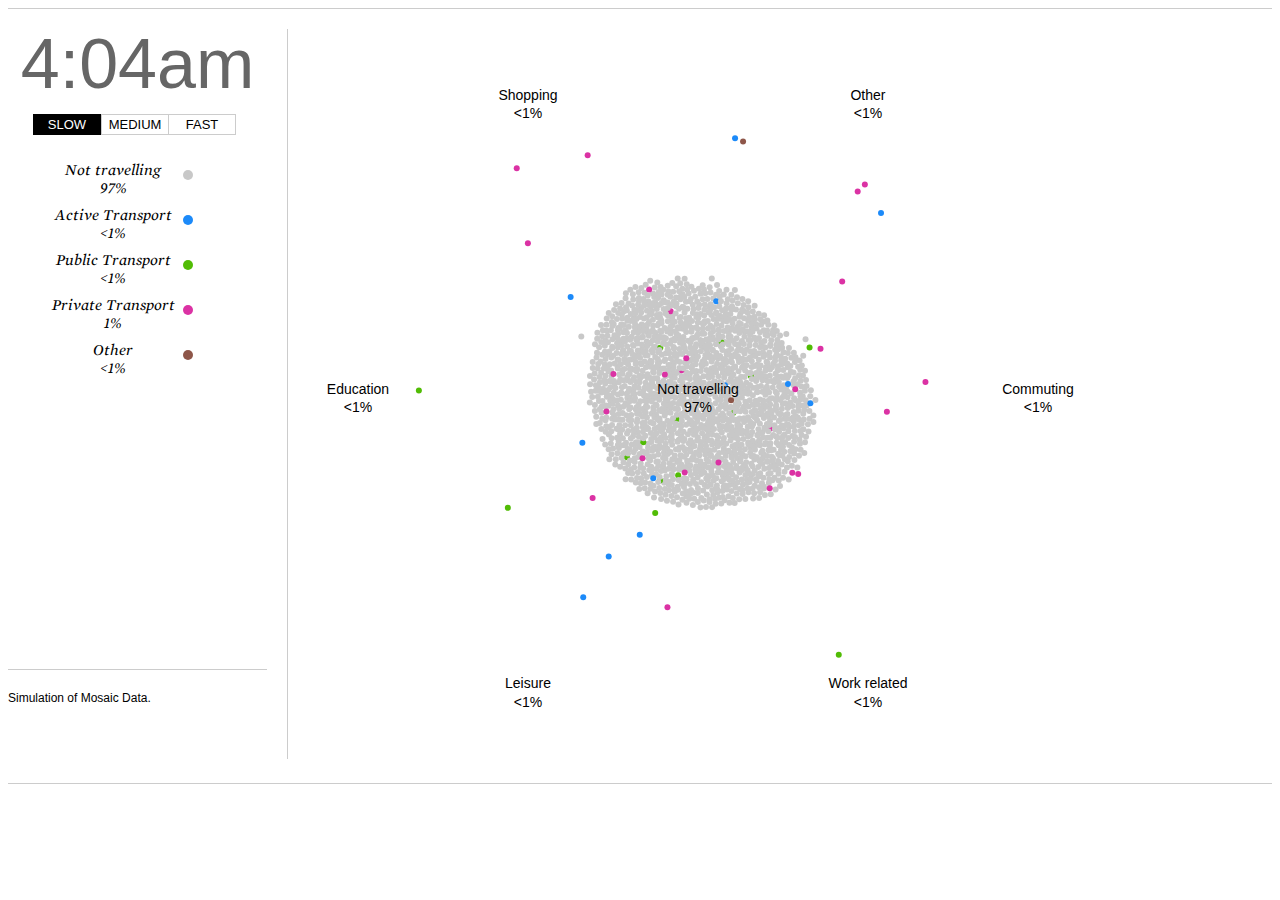
<file: index.html>
<!DOCTYPE html>
<!--[if lt IE 7 ]><html class="ie ie6" lang="en"> <![endif]-->
<!--[if IE 7 ]><html class="ie ie7" lang="en"> <![endif]-->
<!--[if IE 8 ]><html class="ie ie8" lang="en"> <![endif]-->
<!--[if (gte IE 9)|!(IE)]><!--><html lang="en"> <!--<![endif]-->
<head>

<meta charset="utf-8">
<title>Transport Simulation</title>
</head>

<body data-rsssl=1>
<div class="extrawideint" style="border-top:1px solid #ccc;border-bottom:1px solid #ccc;padding:20px 0"><iframe src="transport_simulation.html" height="730" width="1090" style="border:0;height:730px;"></iframe></div>
</body>

</html>
</file>
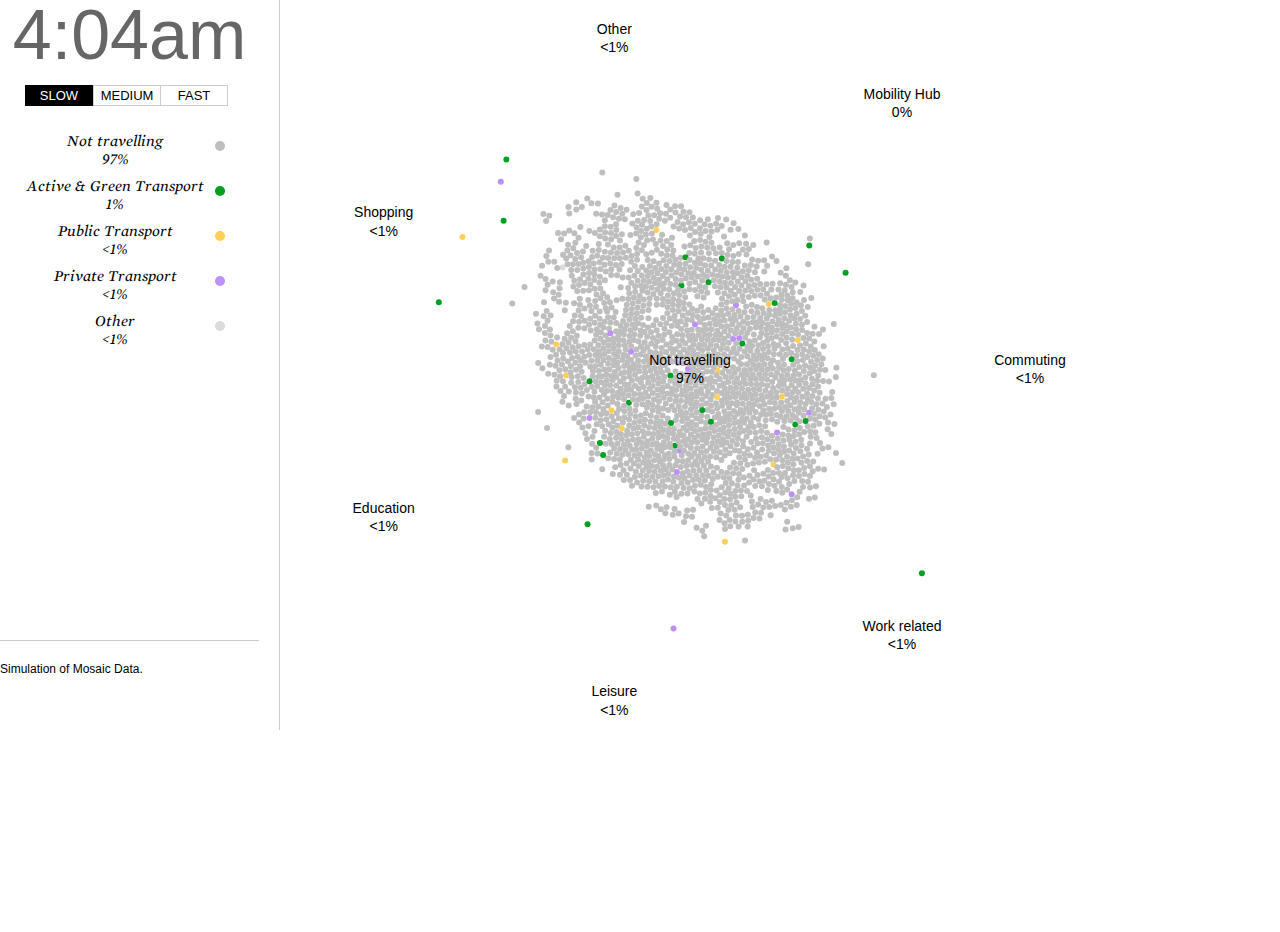
<file: mobility_hub_simulation.html>
<!DOCTYPE html>
<head>
	<title>Transport Simulation</title>
	<link rel="stylesheet" href="timeuse/style.css" type="text/css" media="screen" />
	<link rel="stylesheet" type="text/css" href="timeuse/fonts.css" />
	<link href='https://fonts.googleapis.com/css?family=Inconsolata' rel='stylesheet' type='text/css'>
</head>
<meta charset="utf-8">
<style>

	.node {
		stroke-width: 1.5px;
	}

</style>
<body>
<div id="main-wrapper">
	<div id="sidebar">
		<div id="current_time">4:00am</div>
		<div id="speed">
			<div class="togglebutton slow current" data-val="slow">Slow</div>
			<div class="togglebutton medium" data-val="medium">Medium</div>
			<div class="togglebutton fast" data-val="fast">Fast</div>
			<div class="clr"></div>
		</div>
		<div id="note"></div>
		<div id="cite">
			Simulation of Mosaic Data.
		</div>
	</div>
	<div id="chart"></div>
	<div class="clr"></div>
</div>
<script src="js/d3-3-5-5.min.js"></script>
<script>
	var USER_SPEED = "slow";

	var width = 780,
			height = 800,
			padding = 1,
			maxRadius = 3;
	// color = d3.scale.category10();

	var sched_objs = [],
			curr_minute = 0;

	/* Old mode codes
	var mode_codes = [
		{"index": "0", "short": "Walk", "desc": "Walking"},
		{"index": "1", "short": "Bike", "desc": "Riding by bicycle"},
		{"index": "2", "short": "Scooter", "desc": "Riding by scooter"},
		{"index": "3", "short": "Car", "desc": "Driving by car"},
		{"index": "4", "short": "Bus", "desc": "Catching the bus"},
		{"index": "5", "short": "Taxi", "desc": "Catching a taxi"},
		{"index": "6", "short": "Train", "desc": "Taking the train"},
		{"index": "7", "short": "Tram", "desc": "Catching the tram"},
		{"index": "8", "short": "Underground", "desc": "Taking the tube"},
		{"index": "9", "short": "Other", "desc": "Other mode not captured here"},
		{"index": "10", "short": "Not travelling", "desc": "Not travelling"},
	];*/

	var mode_codes = [
		{"index": "0", "short": "Active & Green Transport", "desc": "Walking, Bike, Scooter"},
		{"index": "1", "short": "Public Transport", "desc": "Train, Tram, Bus, Underground"},
		{"index": "2", "short": "Private Transport", "desc": "Car, Taxi"},
		{"index": "3", "short": "Other", "desc": "Other mode"},
		{"index": "4", "short": "Not travelling", "desc": "Not travelling"},
	];

	var purpose_codes = [
		{"index": "0", "short": "Commuting", "desc": "Travelling to or from work"},
		{"index": "1", "short": "Work related", "desc": "Trips relating to work (but not to/from work)"},
		{"index": "2", "short": "Leisure", "desc": "Travelling for leisure"},
		{"index": "3", "short": "Education", "desc": "Travelling to or from place of study"},
		{"index": "4", "short": "Shopping", "desc": "Shopping or Personal Business"},
		{"index": "5", "short": "Other", "desc": "Travelling for a purpose not captured here"},
		{"index": "7", "short": "Mobility Hub", "desc": "Using Mobility Hub"},
		{"index": "6", "short": "Not travelling", "desc": "Not travelling"},
	]


	var speeds = { "slow": 250, "medium": 100, "fast": 50 };


/*	var time_notes = [
		{ "start_minute": 1, "stop_minute": 40, "note": "The simulation kicks in, based on data from the American Time Use Survey." },
		{ "start_minute": 70, "stop_minute": 120, "note": "Most people are still sleeping this early in the morning, but some are already at work or preparing for the day." },
		{ "start_minute": 180, "stop_minute": 300, "note": "It's wake up time for most. Time to start the day with morning rituals, breakfast and a wonderful commute." },
		{ "start_minute": 360, "stop_minute": 440, "note": "The day is in full swing with work or housework. Stores and services are open so people can run errands, and they take various forms of transportation to get there." },
		{ "start_minute": 480, "stop_minute": 540, "note": "Lunch hour. Many go eat, but there's still activity throughout. You see a small shift at the end of the hour." },
		{ "start_minute": 660, "stop_minute": 720, "note": "Coffee break? Again, at the top of the hour, you see a shift in activity." },
		{ "start_minute": 780, "stop_minute": 830, "note": "With the work day done, it's time to commute home and fix dinner or go out for a while." },
		{ "start_minute": 870, "stop_minute": 890, "note": "Dinner time!" },
		{ "start_minute": 930, "stop_minute": 1010, "note": "Dinner's done. Time for relaxation, TV, games, hobbies and socializing." },
		{ "start_minute": 1080, "stop_minute": 1140, "note": "Winding down for the day. From leisure time, people shift to personal care and sleep." },
		{ "start_minute": 1210, "stop_minute": 1300, "note": "Goodnight. More than 80% of people are asleep and it peaks at 96% around 3:00am." },
	];
	var notes_index = 0;*/


	// Activity to put in center of circle arrangement
	var center_purpose = "Not travelling",
			center_pt = { "x": 380, "y": 365 };


	// Coordinates for activities
	var foci = {};
	purpose_codes.forEach(function(code, i) {
		if (code.desc == center_purpose) {
			//console.log(center_pt)
			foci[code.index] = center_pt;
		} else {
			var theta = 2 * Math.PI / (purpose_codes.length-1);
			foci[code.index] = {x: 250 * Math.cos(i * theta)+380, y: 250 * Math.sin(i * theta)+365 };
		}
	});
	console.log(foci)

	// Start the SVG
	var svg = d3.select("#chart").append("svg")
			.attr("width", width)
			.attr("height", height);

	var modeLegend = d3.select("#note").append("svg")
			.attr("width", 300)
			.attr("height", height)

	// Load data and let's do it.
	// RC: Using my data now
	var mycounter = 0;
	d3.tsv("transport_data_mobhub.tsv", function(error, data) {

		data.forEach(function(d) {
			var day_array = d.day.split(",");
			var activities = [];
			console.log(day_array);
			for (var i=0; i < day_array.length; i++) {
				// Duration
				if (i % 3 == 2) {
					activities.push({'duration': Number(day_array[i-2]), 'mode': day_array[i-1], 'purpose': +day_array[i]});
				}
			}
			//console.log(mycounter)
			//console.log(activities)
			sched_objs.push(activities);
		});

		// Used for percentages by minute
		var purpose_counts = { "0": 0, "1": 0, "2": 0, "3": 0, "4": 0, "5": 0, "6": 0, "7":0};
		var mode_counts = { "0": 0, "1": 0, "2": 0, "3": 0, "4": 0}; //, "5": 0, "6": 0, "7": 0, "8": 0, "9": 0, "10": 0};

		// A node for each person's schedule
		var nodes = sched_objs.map(function(o,i) {
			//mycounter = mycounter + 1;
			//console.log(mycounter, o);
			var purpose = o[0].purpose;
			purpose_counts[purpose] += 1;
			var mode = o[0].mode;
			mode_counts[mode] += 1;
			//console.log(purpose);
			var init_x = foci[purpose].x + Math.random();
			var init_y = foci[purpose].y + Math.random();
			return {
				purpose: purpose,
				mode: mode,
				radius: 3,
				x: init_x,
				y: init_y,
				color: colour(mode),
				moves: 0,
				next_move_time: o[0].duration,
				sched: o,
			}
		});

		var force = d3.layout.force()
				.nodes(nodes)
				.size([width, height])
				// .links([])
				.gravity(0)
				.charge(0)
				.friction(.9)
				.on("tick", tick)
				.start();

		var circle = svg.selectAll("circle")
				.data(nodes)
				.enter().append("circle")
				.attr("r", function(d) { return d.radius; })
				.style("fill", function(d) { return d.color; });
		// .call(force.drag);

		// Activity labels
		var label = svg.selectAll("text")
				.data(purpose_codes)
				.enter().append("text")
				.attr("class", "actlabel")
				.attr("x", function(d, i) {
					if (d.desc == center_purpose) {
						return center_pt.x;
					} else {
						var theta = 2 * Math.PI / (purpose_codes.length-1);
						return 340 * Math.cos(i * theta)+380;
					}

				})
				.attr("y", function(d, i) {
					if (d.desc == center_purpose) {
						return center_pt.y;
					} else {
						var theta = 2 * Math.PI / (purpose_codes.length-1);
						return 340 * Math.sin(i * theta)+365;
					}

				});

		label.append("tspan")
				.attr("x", function() { return d3.select(this.parentNode).attr("x"); })
				// .attr("dy", "1.3em")
				.attr("text-anchor", "middle")
				.text(function(d) {
					return d.short;
				});
		label.append("tspan")
				.attr("dy", "1.3em")
				.attr("x", function() { return d3.select(this.parentNode).attr("x"); })
				.attr("text-anchor", "middle")
				.attr("class", "actpct")
				.text(function(d) {
					return readablePercent(purpose_counts[d.index], nodes.length)
					//return purpose_counts[d.index] + "%";
				});

		var modeLabel = modeLegend.selectAll("text").data(mode_codes).enter().append("text").attr("class", "modelabel")
				.attr("x", 110)
				.attr("y", function(d, i) {
					if (d.desc == center_purpose) {
						return 20;
					} else {
						return 65 + (45 * i);
					}
				});
		modeLabel.append("tspan")
				.attr("x", function() { return d3.select(this.parentNode).attr("x"); })
				// .attr("dy", "1.3em")
				.attr("text-anchor", "middle")
				.text(function(d) {
					return d.short;
				});
		modeLabel.append("tspan")
				.attr("dy", "1.3em")
				.attr("x", function() { return d3.select(this.parentNode).attr("x"); })
				.attr("text-anchor", "middle")
				.attr("class", "modepct")
				.text(function(d) {
					return readablePercent(mode_counts[d.index], nodes.length)
					//return mode_counts[d.index] + "%";
				});

		var modeDots = modeLegend.selectAll("circle").data(mode_codes).enter().append("circle")
				.attr("cx", 215)
				.attr("cy", function(d, i) {
					if (d.desc == center_purpose) {
						return 20;
					} else {
						return 65 + (45 * i);
					}
				}).attr("r", 5).style("fill", function(d, i) {return colour(i);});

		// Update nodes based on activity and duration
		function timer() {
			d3.range(nodes.length).map(function(i) {
				var curr_node = nodes[i],
						curr_moves = curr_node.moves;

				// Time to go to next activity
				//console.log(curr_node.next_move_time, curr_minute)
				if (curr_node.next_move_time == curr_minute) {
					if (curr_node.moves == curr_node.sched.length-1) {
						curr_moves = 0;
					} else {
						curr_moves += 1;
					}

					// Subtract from current activity count
					purpose_counts[curr_node.purpose] -= 1;
					mode_counts[curr_node.mode] -= 1;

					// Move on to next activity
					curr_node.purpose = curr_node.sched[ curr_moves ].purpose;
					curr_node.mode = curr_node.sched[ curr_moves ].mode;

					// Add to new activity count
					purpose_counts[curr_node.purpose] += 1;
					mode_counts[curr_node.mode] += 1;

					curr_node.moves = curr_moves;
					curr_node.cx = foci[curr_node.purpose].x;
					curr_node.cy = foci[curr_node.purpose].y;

					nodes[i].next_move_time += nodes[i].sched[ curr_node.moves ].duration;
				}

			});

			force.resume();
			curr_minute += 1;

			// Update percentages
			label.selectAll("tspan.actpct")
					.text(function(d) {
						return readablePercent(purpose_counts[d.index], nodes.length);
					});

			// Update mode percentages
			modeLabel.selectAll("tspan.modepct")
					.text(function(d) {
						return readablePercent(mode_counts[d.index], nodes.length);
					});

			// Update time
			var true_minute = curr_minute % 1440;
			d3.select("#current_time").text(minutesToTime(true_minute));

			// Update notes
			// var true_minute = curr_minute % 1440;
/*			if (true_minute == time_notes[notes_index].start_minute) {
				d3.select("#note")
						.style("top", "0px")
						.transition()
						.duration(600)
						.style("top", "20px")
						.style("color", "#000000")
						.text(time_notes[notes_index].note);
			}

			// Make note disappear at the end.
			else if (true_minute == time_notes[notes_index].stop_minute) {

				d3.select("#note").transition()
						.duration(1000)
						.style("top", "300px")
						.style("color", "#ffffff");

				notes_index += 1;
				if (notes_index == time_notes.length) {
					notes_index = 0;
				}
			}*/


			setTimeout(timer, speeds[USER_SPEED]);
		}
		setTimeout(timer, speeds[USER_SPEED]);




		function tick(e) {
			var k = 0.04 * e.alpha;

			// Push nodes toward their designated focus.
			nodes.forEach(function(o, i) {
				var curr_purpose = o.purpose;
				var curr_mode = o.mode;

				// Make sleep more sluggish moving.
				//RC: Could remove this
				//if (curr_purpose == "6") {
				//	var damper = 0.6;
				//} else {
				//	var damper = 1;
				//}
				var damper = 1;
				o.color = colour(curr_mode);
				o.y += (foci[curr_purpose].y - o.y) * k * damper;
				o.x += (foci[curr_purpose].x - o.x) * k * damper;
			});

			circle
					.each(collide(.5))
					.style("fill", function(d) { return d.color; })
					.attr("cx", function(d) { return d.x; })
					.attr("cy", function(d) { return d.y; });
		}


		// Resolve collisions between nodes.
		function collide(alpha) {
			var quadtree = d3.geom.quadtree(nodes);
			return function(d) {
				var r = d.radius + maxRadius + padding,
						nx1 = d.x - r,
						nx2 = d.x + r,
						ny1 = d.y - r,
						ny2 = d.y + r;
				quadtree.visit(function(quad, x1, y1, x2, y2) {
					if (quad.point && (quad.point !== d)) {
						var x = d.x - quad.point.x,
								y = d.y - quad.point.y,
								l = Math.sqrt(x * x + y * y),
								r = d.radius + quad.point.radius + (d.act !== quad.point.act) * padding;
						if (l < r) {
							l = (l - r) / l * alpha;
							d.x -= x *= l;
							d.y -= y *= l;
							quad.point.x += x;
							quad.point.y += y;
						}
					}
					return x1 > nx2 || x2 < nx1 || y1 > ny2 || y2 < ny1;
				});
			};
		}




		// Speed toggle
		d3.selectAll(".togglebutton")
				.on("click", function() {
					if (d3.select(this).attr("data-val") == "slow") {
						d3.select(".slow").classed("current", true);
						d3.select(".medium").classed("current", false);
						d3.select(".fast").classed("current", false);
					} else if (d3.select(this).attr("data-val") == "medium") {
						d3.select(".slow").classed("current", false);
						d3.select(".medium").classed("current", true);
						d3.select(".fast").classed("current", false);
					}
					else {
						d3.select(".slow").classed("current", false);
						d3.select(".medium").classed("current", false);
						d3.select(".fast").classed("current", true);
					}

					USER_SPEED = d3.select(this).attr("data-val");
				});
	}); // @end d3.tsv



	function colour(mode) {

		var colourByMode = {
			"0": "#00a020",
			"1": "#ffd059",
			//"2": "#FF7F00",
			"2": "#be8fff",
			//"4": "#00CDF8",
			//"5": "#E63B60",
			"3": "#dcdcdc",
			//"7": "#68c99e",
			//"8": "#a477c8",
			//"9": "#5C76EC",
			"4": "#bebebe",
			//"5": "#ff8b00",
			//"10": "#E773C3",
			//"13": "#038a6c",
		}

		return colourByMode[mode];

	}



	// Output readable percent based on count.
	function readablePercent(n, numNodes) {

		var pct = 100 * n / numNodes;
		if (pct < 1 && pct > 0) {
			pct = "<1%";
		} else {
			pct = Math.round(pct) + "%";
		}

		return pct;
	}


	// Minutes to time of day. Data is minutes from 4am.
	function minutesToTime(m) {
		var minutes = (m + (4*60)) % 1440;
		var hh = Math.floor(minutes / 60);
		var ampm;
		if (hh > 12) {
			hh = hh - 12;
			ampm = "pm";
		} else if (hh == 12) {
			ampm = "pm";
		} else if (hh == 0) {
			hh = 12;
			ampm = "am";
		} else {
			ampm = "am";
		}
		var mm = minutes % 60;
		if (mm < 10) {
			mm = "0" + mm;
		}

		return hh + ":" + mm + ampm
	}


</script>
</file>
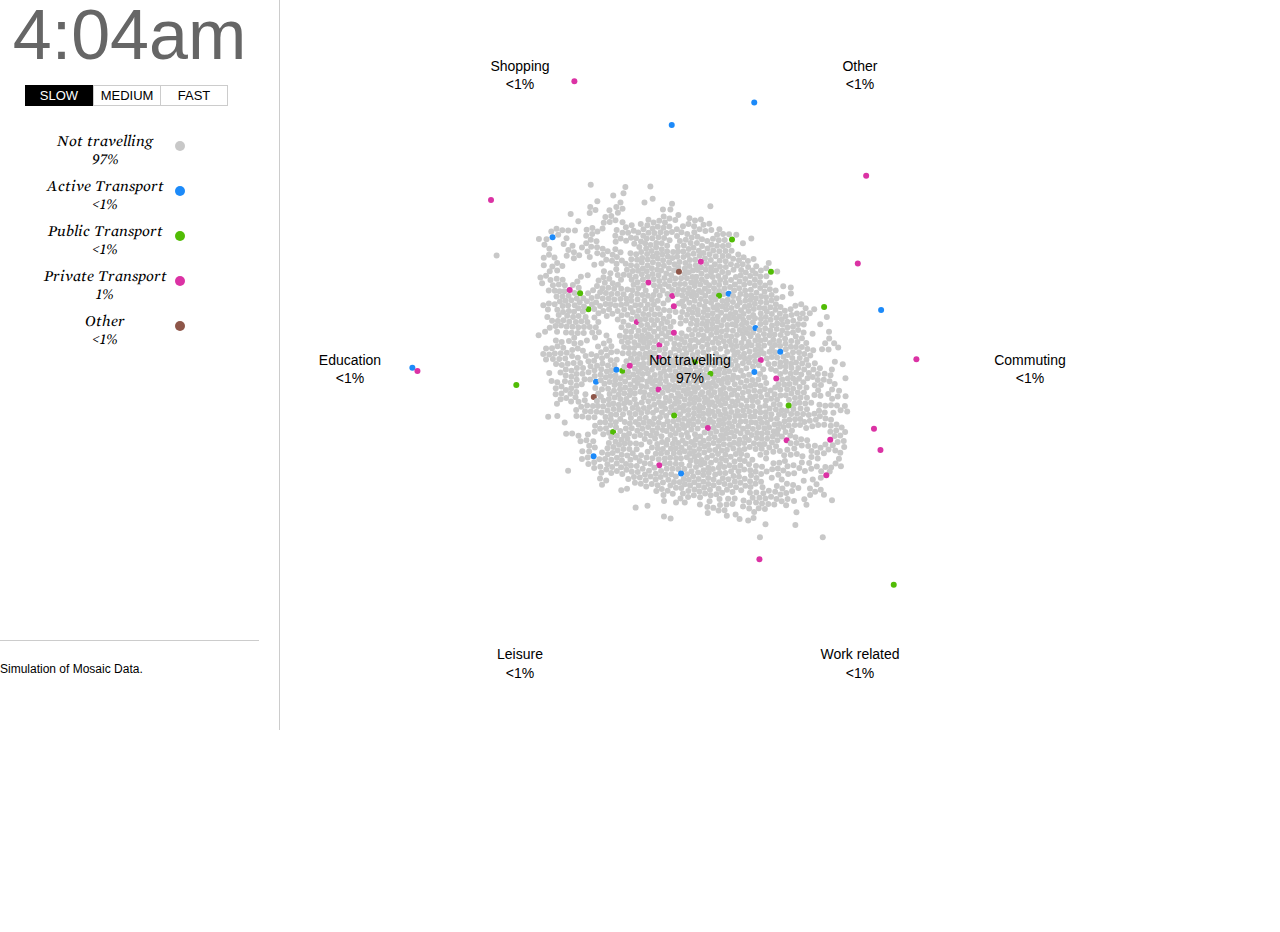
<file: transport_simulation.html>
<!DOCTYPE html>
<head>
	<title>Transport Simulation</title>
	<link rel="stylesheet" href="timeuse/style.css" type="text/css" media="screen" />
	<link rel="stylesheet" type="text/css" href="timeuse/fonts.css" />
	<link href='https://fonts.googleapis.com/css?family=Inconsolata' rel='stylesheet' type='text/css'>
</head>
<meta charset="utf-8">
<style>

	.node {
		stroke-width: 1.5px;
	}

</style>
<body>
<div id="main-wrapper">
	<div id="sidebar">
		<div id="current_time">4:00am</div>
		<div id="speed">
			<div class="togglebutton slow current" data-val="slow">Slow</div>
			<div class="togglebutton medium" data-val="medium">Medium</div>
			<div class="togglebutton fast" data-val="fast">Fast</div>
			<div class="clr"></div>
		</div>
		<div id="note"></div>
		<div id="cite">
			Simulation of Mosaic Data.
		</div>
	</div>
	<div id="chart"></div>
	<div class="clr"></div>
</div>
<script src="js/d3-3-5-5.min.js"></script>
<script>
	var USER_SPEED = "slow";

	var width = 780,
			height = 800,
			padding = 1,
			maxRadius = 3;
	// color = d3.scale.category10();

	var sched_objs = [],
			curr_minute = 0;

	/* Old mode codes
	var mode_codes = [
		{"index": "0", "short": "Walk", "desc": "Walking"},
		{"index": "1", "short": "Bike", "desc": "Riding by bicycle"},
		{"index": "2", "short": "Scooter", "desc": "Riding by scooter"},
		{"index": "3", "short": "Car", "desc": "Driving by car"},
		{"index": "4", "short": "Bus", "desc": "Catching the bus"},
		{"index": "5", "short": "Taxi", "desc": "Catching a taxi"},
		{"index": "6", "short": "Train", "desc": "Taking the train"},
		{"index": "7", "short": "Tram", "desc": "Catching the tram"},
		{"index": "8", "short": "Underground", "desc": "Taking the tube"},
		{"index": "9", "short": "Other", "desc": "Other mode not captured here"},
		{"index": "10", "short": "Not travelling", "desc": "Not travelling"},
	];*/

	var mode_codes = [
		{"index": "0", "short": "Active Transport", "desc": "Walking, Bike, Scooter"},
		{"index": "1", "short": "Public Transport", "desc": "Train, Tram, Bus, Underground"},
		{"index": "2", "short": "Private Transport", "desc": "Car, Taxi"},
		{"index": "3", "short": "Other", "desc": "Other mode"},
		{"index": "4", "short": "Not travelling", "desc": "Not travelling"},
	];

	var purpose_codes = [
		{"index": "0", "short": "Commuting", "desc": "Travelling to or from work"},
		{"index": "1", "short": "Work related", "desc": "Trips relating to work (but not to/from work)"},
		{"index": "2", "short": "Leisure", "desc": "Travelling for leisure"},
		{"index": "3", "short": "Education", "desc": "Travelling to or from place of study"},
		{"index": "4", "short": "Shopping", "desc": "Shopping or Personal Business"},
		{"index": "5", "short": "Other", "desc": "Travelling for a purpose not captured here"},
		{"index": "6", "short": "Not travelling", "desc": "Not travelling"},
	]


	var speeds = { "slow": 200, "medium": 75, "fast": 25 };


/*	var time_notes = [
		{ "start_minute": 1, "stop_minute": 40, "note": "The simulation kicks in, based on data from the American Time Use Survey." },
		{ "start_minute": 70, "stop_minute": 120, "note": "Most people are still sleeping this early in the morning, but some are already at work or preparing for the day." },
		{ "start_minute": 180, "stop_minute": 300, "note": "It's wake up time for most. Time to start the day with morning rituals, breakfast and a wonderful commute." },
		{ "start_minute": 360, "stop_minute": 440, "note": "The day is in full swing with work or housework. Stores and services are open so people can run errands, and they take various forms of transportation to get there." },
		{ "start_minute": 480, "stop_minute": 540, "note": "Lunch hour. Many go eat, but there's still activity throughout. You see a small shift at the end of the hour." },
		{ "start_minute": 660, "stop_minute": 720, "note": "Coffee break? Again, at the top of the hour, you see a shift in activity." },
		{ "start_minute": 780, "stop_minute": 830, "note": "With the work day done, it's time to commute home and fix dinner or go out for a while." },
		{ "start_minute": 870, "stop_minute": 890, "note": "Dinner time!" },
		{ "start_minute": 930, "stop_minute": 1010, "note": "Dinner's done. Time for relaxation, TV, games, hobbies and socializing." },
		{ "start_minute": 1080, "stop_minute": 1140, "note": "Winding down for the day. From leisure time, people shift to personal care and sleep." },
		{ "start_minute": 1210, "stop_minute": 1300, "note": "Goodnight. More than 80% of people are asleep and it peaks at 96% around 3:00am." },
	];
	var notes_index = 0;*/


	// Activity to put in center of circle arrangement
	var center_purpose = "Not travelling",
			center_pt = { "x": 380, "y": 365 };


	// Coordinates for activities
	var foci = {};
	purpose_codes.forEach(function(code, i) {
		if (code.desc == center_purpose) {
			//console.log(center_pt)
			foci[code.index] = center_pt;
		} else {
			var theta = 2 * Math.PI / (purpose_codes.length-1);
			foci[code.index] = {x: 250 * Math.cos(i * theta)+380, y: 250 * Math.sin(i * theta)+365 };
		}
	});


	// Start the SVG
	var svg = d3.select("#chart").append("svg")
			.attr("width", width)
			.attr("height", height);

	var modeLegend = d3.select("#note").append("svg")
			.attr("width", 300)
			.attr("height", height)

	// Load data and let's do it.
	// RC: Using my data now
	d3.tsv("transport_data_4am.tsv", function(error, data) {

		data.forEach(function(d) {
			var day_array = d.day.split(",");
			var activities = [];
			for (var i=0; i < day_array.length; i++) {
				// Duration
				if (i % 3 == 2) {
					activities.push({'duration': Number(day_array[i-2]), 'mode': day_array[i-1], 'purpose': +day_array[i]});
				}
			}
			sched_objs.push(activities);
		});

		// Used for percentages by minute
		var purpose_counts = { "0": 0, "1": 0, "2": 0, "3": 0, "4": 0, "5": 0, "6": 0};
		var mode_counts = { "0": 0, "1": 0, "2": 0, "3": 0, "4": 0}; //, "5": 0, "6": 0, "7": 0, "8": 0, "9": 0, "10": 0};

		// A node for each person's schedule
		var nodes = sched_objs.map(function(o,i) {
			var purpose = o[0].purpose;
			purpose_counts[purpose] += 1;
			var mode = o[0].mode;
			mode_counts[mode] += 1;
			var init_x = foci[purpose].x + Math.random();
			var init_y = foci[purpose].y + Math.random();
			return {
				purpose: purpose,
				mode: mode,
				radius: 3,
				x: init_x,
				y: init_y,
				color: colour(mode),
				moves: 0,
				next_move_time: o[0].duration,
				sched: o,
			}
		});

		var force = d3.layout.force()
				.nodes(nodes)
				.size([width, height])
				// .links([])
				.gravity(0)
				.charge(0)
				.friction(.9)
				.on("tick", tick)
				.start();

		var circle = svg.selectAll("circle")
				.data(nodes)
				.enter().append("circle")
				.attr("r", function(d) { return d.radius; })
				.style("fill", function(d) { return d.color; });
		// .call(force.drag);

		// Activity labels
		var label = svg.selectAll("text")
				.data(purpose_codes)
				.enter().append("text")
				.attr("class", "actlabel")
				.attr("x", function(d, i) {
					if (d.desc == center_purpose) {
						return center_pt.x;
					} else {
						var theta = 2 * Math.PI / (purpose_codes.length-1);
						return 340 * Math.cos(i * theta)+380;
					}

				})
				.attr("y", function(d, i) {
					if (d.desc == center_purpose) {
						return center_pt.y;
					} else {
						var theta = 2 * Math.PI / (purpose_codes.length-1);
						return 340 * Math.sin(i * theta)+365;
					}

				});

		label.append("tspan")
				.attr("x", function() { return d3.select(this.parentNode).attr("x"); })
				// .attr("dy", "1.3em")
				.attr("text-anchor", "middle")
				.text(function(d) {
					return d.short;
				});
		label.append("tspan")
				.attr("dy", "1.3em")
				.attr("x", function() { return d3.select(this.parentNode).attr("x"); })
				.attr("text-anchor", "middle")
				.attr("class", "actpct")
				.text(function(d) {
					return readablePercent(purpose_counts[d.index], nodes.length)
					//return purpose_counts[d.index] + "%";
				});

		var modeLabel = modeLegend.selectAll("text").data(mode_codes).enter().append("text").attr("class", "modelabel")
				.attr("x", 100)
				.attr("y", function(d, i) {
					if (d.desc == center_purpose) {
						return 20;
					} else {
						return 65 + (45 * i);
					}
				});
		modeLabel.append("tspan")
				.attr("x", function() { return d3.select(this.parentNode).attr("x"); })
				// .attr("dy", "1.3em")
				.attr("text-anchor", "middle")
				.text(function(d) {
					return d.short;
				});
		modeLabel.append("tspan")
				.attr("dy", "1.3em")
				.attr("x", function() { return d3.select(this.parentNode).attr("x"); })
				.attr("text-anchor", "middle")
				.attr("class", "modepct")
				.text(function(d) {
					return readablePercent(mode_counts[d.index], nodes.length)
					//return mode_counts[d.index] + "%";
				});

		var modeDots = modeLegend.selectAll("circle").data(mode_codes).enter().append("circle")
				.attr("cx", 175)
				.attr("cy", function(d, i) {
					if (d.desc == center_purpose) {
						return 20;
					} else {
						return 65 + (45 * i);
					}
				}).attr("r", 5).style("fill", function(d, i) {return colour(i);});

		// Update nodes based on activity and duration
		function timer() {
			d3.range(nodes.length).map(function(i) {
				var curr_node = nodes[i],
						curr_moves = curr_node.moves;

				// Time to go to next activity
				//console.log(curr_node.next_move_time, curr_minute)
				if (curr_node.next_move_time == curr_minute) {
					if (curr_node.moves == curr_node.sched.length-1) {
						curr_moves = 0;
					} else {
						curr_moves += 1;
					}

					// Subtract from current activity count
					purpose_counts[curr_node.purpose] -= 1;
					mode_counts[curr_node.mode] -= 1;

					// Move on to next activity
					curr_node.purpose = curr_node.sched[ curr_moves ].purpose;
					curr_node.mode = curr_node.sched[ curr_moves ].mode;

					// Add to new activity count
					purpose_counts[curr_node.purpose] += 1;
					mode_counts[curr_node.mode] += 1;

					curr_node.moves = curr_moves;
					curr_node.cx = foci[curr_node.purpose].x;
					curr_node.cy = foci[curr_node.purpose].y;

					nodes[i].next_move_time += nodes[i].sched[ curr_node.moves ].duration;
				}

			});

			force.resume();
			curr_minute += 1;

			// Update percentages
			label.selectAll("tspan.actpct")
					.text(function(d) {
						return readablePercent(purpose_counts[d.index], nodes.length);
					});

			// Update mode percentages
			modeLabel.selectAll("tspan.modepct")
					.text(function(d) {
						return readablePercent(mode_counts[d.index], nodes.length);
					});

			// Update time
			var true_minute = curr_minute % 1440;
			d3.select("#current_time").text(minutesToTime(true_minute));

			// Update notes
			// var true_minute = curr_minute % 1440;
/*			if (true_minute == time_notes[notes_index].start_minute) {
				d3.select("#note")
						.style("top", "0px")
						.transition()
						.duration(600)
						.style("top", "20px")
						.style("color", "#000000")
						.text(time_notes[notes_index].note);
			}

			// Make note disappear at the end.
			else if (true_minute == time_notes[notes_index].stop_minute) {

				d3.select("#note").transition()
						.duration(1000)
						.style("top", "300px")
						.style("color", "#ffffff");

				notes_index += 1;
				if (notes_index == time_notes.length) {
					notes_index = 0;
				}
			}*/


			setTimeout(timer, speeds[USER_SPEED]);
		}
		setTimeout(timer, speeds[USER_SPEED]);




		function tick(e) {
			var k = 0.04 * e.alpha;

			// Push nodes toward their designated focus.
			nodes.forEach(function(o, i) {
				var curr_purpose = o.purpose;
				var curr_mode = o.mode;

				// Make sleep more sluggish moving.
				//RC: Could remove this
				//if (curr_purpose == "6") {
				//	var damper = 0.6;
				//} else {
				//	var damper = 1;
				//}
				var damper = 1;
				o.color = colour(curr_mode);
				o.y += (foci[curr_purpose].y - o.y) * k * damper;
				o.x += (foci[curr_purpose].x - o.x) * k * damper;
			});

			circle
					.each(collide(.5))
					.style("fill", function(d) { return d.color; })
					.attr("cx", function(d) { return d.x; })
					.attr("cy", function(d) { return d.y; });
		}


		// Resolve collisions between nodes.
		function collide(alpha) {
			var quadtree = d3.geom.quadtree(nodes);
			return function(d) {
				var r = d.radius + maxRadius + padding,
						nx1 = d.x - r,
						nx2 = d.x + r,
						ny1 = d.y - r,
						ny2 = d.y + r;
				quadtree.visit(function(quad, x1, y1, x2, y2) {
					if (quad.point && (quad.point !== d)) {
						var x = d.x - quad.point.x,
								y = d.y - quad.point.y,
								l = Math.sqrt(x * x + y * y),
								r = d.radius + quad.point.radius + (d.act !== quad.point.act) * padding;
						if (l < r) {
							l = (l - r) / l * alpha;
							d.x -= x *= l;
							d.y -= y *= l;
							quad.point.x += x;
							quad.point.y += y;
						}
					}
					return x1 > nx2 || x2 < nx1 || y1 > ny2 || y2 < ny1;
				});
			};
		}




		// Speed toggle
		d3.selectAll(".togglebutton")
				.on("click", function() {
					if (d3.select(this).attr("data-val") == "slow") {
						d3.select(".slow").classed("current", true);
						d3.select(".medium").classed("current", false);
						d3.select(".fast").classed("current", false);
					} else if (d3.select(this).attr("data-val") == "medium") {
						d3.select(".slow").classed("current", false);
						d3.select(".medium").classed("current", true);
						d3.select(".fast").classed("current", false);
					}
					else {
						d3.select(".slow").classed("current", false);
						d3.select(".medium").classed("current", false);
						d3.select(".fast").classed("current", true);
					}

					USER_SPEED = d3.select(this).attr("data-val");
				});
	}); // @end d3.tsv



	function colour(mode) {

		var colourByMode = {
			"0": "#1c8af9",
			"1": "#51BC05",
			//"2": "#FF7F00",
			"2": "#DB32A4",
			//"4": "#00CDF8",
			//"5": "#E63B60",
			"3": "#8E5649",
			//"7": "#68c99e",
			//"8": "#a477c8",
			//"9": "#5C76EC",
			"4": "#c8c8c8",
			//"10": "#E773C3",
			//"13": "#038a6c",
		}

		return colourByMode[mode];

	}



	// Output readable percent based on count.
	function readablePercent(n, numNodes) {

		var pct = 100 * n / numNodes;
		if (pct < 1 && pct > 0) {
			pct = "<1%";
		} else {
			pct = Math.round(pct) + "%";
		}

		return pct;
	}


	// Minutes to time of day. Data is minutes from 4am.
	function minutesToTime(m) {
		var minutes = (m + (4*60)) % 1440;
		var hh = Math.floor(minutes / 60);
		var ampm;
		if (hh > 12) {
			hh = hh - 12;
			ampm = "pm";
		} else if (hh == 12) {
			ampm = "pm";
		} else if (hh == 0) {
			hh = 12;
			ampm = "am";
		} else {
			ampm = "am";
		}
		var mm = minutes % 60;
		if (mm < 10) {
			mm = "0" + mm;
		}

		return hh + ":" + mm + ampm
	}


</script>
</file>
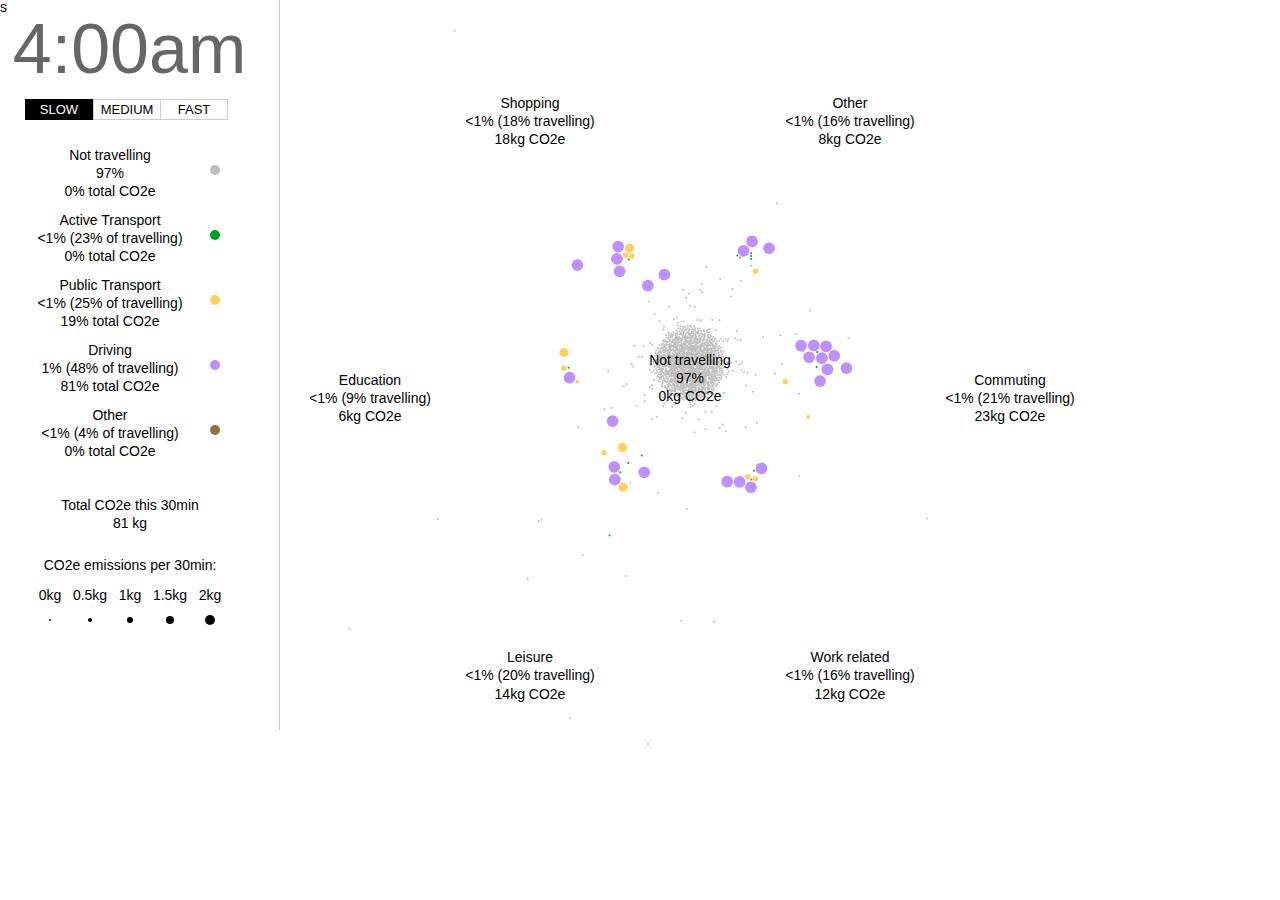
<file: transport_simulation_carbon.html>
<!DOCTYPE html lang="en">

<head>
	<title>Transport & Carbon Simulation</title>
	<meta charset="utf-8">
	<link rel="stylesheet" href="timeuse/style.css" type="text/css" media="screen" />
	<link rel="stylesheet" type="text/css" href="timeuse/fonts.css" />
</head>

<body>
	<div id="main-wrapper">
		<div id="sidebar">s
			<div id="current_time">4:00am</div>
			<div id="speed">
				<div class="togglebutton slow current" data-val="slow">Slow</div>
				<div class="togglebutton medium" data-val="medium">Medium</div>
				<div class="togglebutton fast" data-val="fast">Fast</div>
				<div class="clr"></div>
			</div>
			<div id="mode"></div>
			<div id="carbon"></div>
		</div>
		<div id="chart"></div>
		<div class="clr"></div>
	</div>
	<script src="js/package/dist/d3.js"></script>
	<script src="transportSimulation.js"></script>
</file>
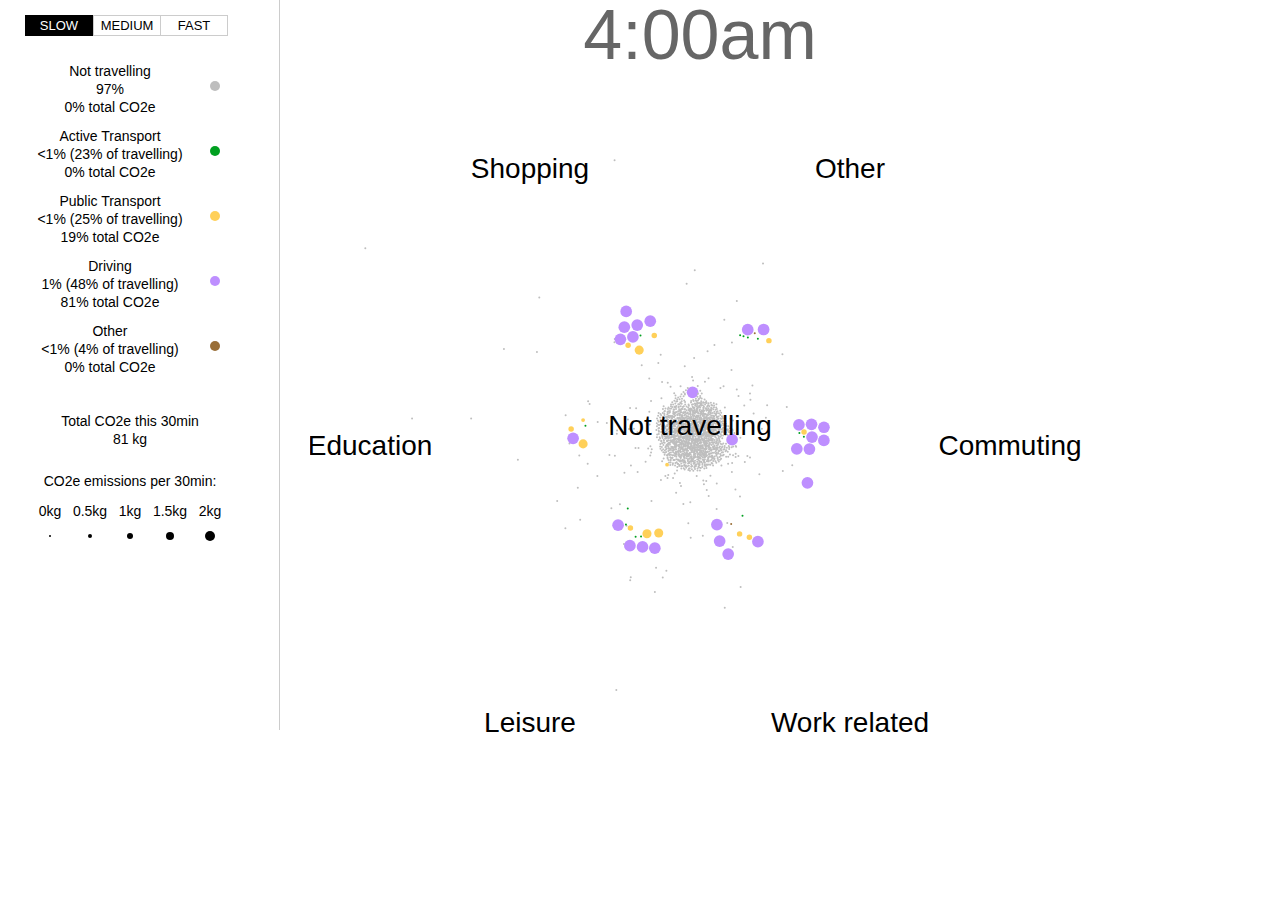
<file: transport_simulation_carbon_fm.html>
<!DOCTYPE html lang="en">

<head>
	<title>Transport & Carbon Simulation</title>
	<meta charset="utf-8">
	<link rel="stylesheet" href="timeuse/style_fm.css" type="text/css" media="screen" />
	<link rel="stylesheet" type="text/css" href="timeuse/fonts.css" />
</head>

<body>
	<div id="main-wrapper">
		<div id="sidebar">
			<div id="speed">
				<div class="togglebutton slow current" data-val="slow">Slow</div>
				<div class="togglebutton medium" data-val="medium">Medium</div>
				<div class="togglebutton fast" data-val="fast">Fast</div>
				<div class="clr"></div>
			</div>
			<div id="mode"></div>
			<div id="carbon"></div>
		</div>
		<div id="current_time">4:00am</div>
		<div id="chart"></div>
		<div class="clr"></div>
	</div>
	<script src="js/package/dist/d3.js"></script>
	<script src="transportSimulation_fm.js"></script>
</file>
<file: timeuse/fonts.css>
@font-face{font-family:mercury ssm a;src:url([data-uri]);font-weight:400;font-style:normal}@font-face{font-family:mercury ssm b;src:url([data-uri]);font-weight:400;font-style:normal}@font-face{font-family:mercury ssm a;src:url([data-uri]);font-weight:400;font-style:italic}@font-face{font-family:mercury ssm b;src:url([data-uri]);font-weight:400;font-style:italic}@font-face{font-family:mercury ssm a;src:url([data-uri]);font-weight:700;font-style:normal}@font-face{font-family:mercury ssm b;src:url([data-uri]);font-weight:700;font-style:normal}@font-face{font-family:mercury ssm a;src:url([data-uri]);font-weight:700;font-style:italic}@font-face{font-family:mercury ssm b;src:url([data-uri]);font-weight:700;font-style:italic}@font-face{font-family:gotham ssm a;src:url([data-uri]);font-weight:400;font-style:normal}@font-face{font-family:gotham ssm b;src:url([data-uri]);font-weight:400;font-style:normal}@font-face{font-family:gotham ssm a;src:url([data-uri]);font-weight:400;font-style:italic}@font-face{font-family:gotham ssm b;src:url([data-uri]);font-weight:400;font-style:italic}@font-face{font-family:gotham ssm a;src:url([data-uri]);font-weight:500;font-style:normal}@font-face{font-family:gotham ssm b;src:url([data-uri]);font-weight:500;font-style:normal}@font-face{font-family:gotham ssm a;src:url([data-uri]);font-weight:700;font-style:normal}@font-face{font-family:gotham ssm b;src:url([data-uri]);font-weight:700;font-style:normal}
</file>
<file: timeuse/style.css>
/* #Reset & Basics (Inspired by E. Meyers)
================================================== */
	html, body, div, span, applet, object, iframe, h1, h2, h3, h4, h5, h6, p, blockquote, pre, a, abbr, acronym, address, big, cite, code, del, dfn, em, img, ins, kbd, q, s, samp, small, strike, strong, sub, sup, tt, var, b, u, i, center, dl, dt, dd, ol, ul, li, fieldset, form, label, legend, table, caption, tbody, tfoot, thead, tr, th, td, article, aside, canvas, details, embed, figure, figcaption, footer, header, hgroup, menu, nav, output, ruby, section, summary, time, mark, audio, video {
		margin: 0;
		padding: 0;
		border: 0;
		font-size: 100%;
		font-family: styrene-medium, Arial;
		vertical-align: baseline; }
	article, aside, details, figcaption, figure, footer, header, hgroup, menu, nav, section {
		display: block; }
	body {
		line-height: 1; }
	ol, ul {
		list-style: none; }
	blockquote, q {
		quotes: none; }
	blockquote:before, blockquote:after,
	q:before, q:after {
		content: '';
		content: none; }
	table {
		border-collapse: collapse;
		border-spacing: 0; }



#main-wrapper {
    font-family: 'Inconsolata', Monaco, "Lucida Console", Consolas, "Courier New";
	font-size: 14px;
	width: 1090px;
}
#sidebar {
	width: 259px;
	float: left;
	margin-right: 30px;
	padding-right: 20px;
	border-right: 1px solid #ccc;
	height: 730px;
}
#current_time {
	font-size: 70px;
	color: #666;
	text-align: center;
}
#chart { float: left; }


#speed {
    font-family: 'Inconsolata', Monaco, "Lucida Console", Consolas, "Courier New";
    font-size: 13px;
    text-transform: uppercase;
    margin: 15px 0 20px 25px;
}
    #speed .togglebutton {
        padding: 3px 3px;
        text-align: center;
        border: 1px solid #ccc;
        cursor: pointer;
		float: left;
		width: 60px;
    }
    #speed .togglebutton.slow {
        border-right: 5px;
    }
	#speed .togglebutton.fast {
		border-left: none;
	}
    #speed .togglebutton.current {
        color: #fff;
        background: #000;
		border: 1px solid #000;
    }
	

#note { 
	position: relative;
	color: #fff;
	padding-left: 5px;
	
    font-family: "Mercury SSm A", "Mercury SSm B";
    font-style: italic;
    font-weight: 400;
	font-size: 14px;
	line-height: 1.4em;
}


#cite {
	position: absolute;
	border-top: 1px solid #ccc;
	padding-top: 20px;
	top: 640px;
	font-size: 12px;
	line-height: 1.4em;
	width: 259px;
}

circle {
/*	display: none;*/
}
.line {
/*  fill: none;*/
/*  stroke: #000;*/
  stroke-width: 0.1px;
}

a { 
	color: #821122;
	text-decoration: none;
	border-bottom: 1px solid #ccc;
}
a:hover {
	border-bottom: 1px solid #821122;
}

.clr { clear: both; }
</file>
<file: timeuse/style_fm.css>
/* #Reset & Basics (Inspired by E. Meyers)
================================================== */
	html, body, div, span, applet, object, iframe, h1, h2, h3, h4, h5, h6, p, blockquote, pre, a, abbr, acronym, address, big, cite, code, del, dfn, em, img, ins, kbd, q, s, samp, small, strike, strong, sub, sup, tt, var, b, u, i, center, dl, dt, dd, ol, ul, li, fieldset, form, label, legend, table, caption, tbody, tfoot, thead, tr, th, td, article, aside, canvas, details, embed, figure, figcaption, footer, header, hgroup, menu, nav, output, ruby, section, summary, time, mark, audio, video {
		margin: 0;
		padding: 0;
		border: 0;
		font-size: 100%;
		font-family: styrene-medium, Arial;
		vertical-align: baseline; }
	article, aside, details, figcaption, figure, footer, header, hgroup, menu, nav, section {
		display: block; }
	body {
		line-height: 1; }
	ol, ul {
		list-style: none; }
	blockquote, q {
		quotes: none; }
	blockquote:before, blockquote:after,
	q:before, q:after {
		content: '';
		content: none; }
	table {
		border-collapse: collapse;
		border-spacing: 0; }



#main-wrapper {
    font-family: 'Inconsolata', Monaco, "Lucida Console", Consolas, "Courier New";
	font-size: 14px;
	width: 1090px;
}
#sidebar {
	width: 259px;
	float: left;
	margin-right: 30px;
	padding-right: 20px;
	border-right: 1px solid #ccc;
	height: 730px;
}
#current_time {
	font-size: 70px;
	color: #666;
	text-align: center;
}
#chart { float: left; }


#speed {
    font-family: 'Inconsolata', Monaco, "Lucida Console", Consolas, "Courier New";
    font-size: 13px;
    text-transform: uppercase;
    margin: 15px 0 20px 25px;
}
    #speed .togglebutton {
        padding: 3px 3px;
        text-align: center;
        border: 1px solid #ccc;
        cursor: pointer;
		float: left;
		width: 60px;
    }
    #speed .togglebutton.slow {
        border-right: 5px;
    }
	#speed .togglebutton.fast {
		border-left: none;
	}
    #speed .togglebutton.current {
        color: #fff;
        background: #000;
		border: 1px solid #000;
    }
	

#note { 
	position: relative;
	color: #fff;
	padding-left: 5px;
	
    font-family: "Mercury SSm A", "Mercury SSm B";
    font-style: italic;
    font-weight: 400;
	font-size: 14px;
	line-height: 1.4em;
}

text.actlabel {
	font-size: 28px;
}

#cite {
	position: absolute;
	border-top: 1px solid #ccc;
	padding-top: 20px;
	top: 640px;
	font-size: 12px;
	line-height: 1.4em;
	width: 259px;
}

circle {
/*	display: none;*/
}
.line {
/*  fill: none;*/
/*  stroke: #000;*/
  stroke-width: 0.1px;
}

a { 
	color: #821122;
	text-decoration: none;
	border-bottom: 1px solid #ccc;
}
a:hover {
	border-bottom: 1px solid #821122;
}

.clr { clear: both; }
</file>
